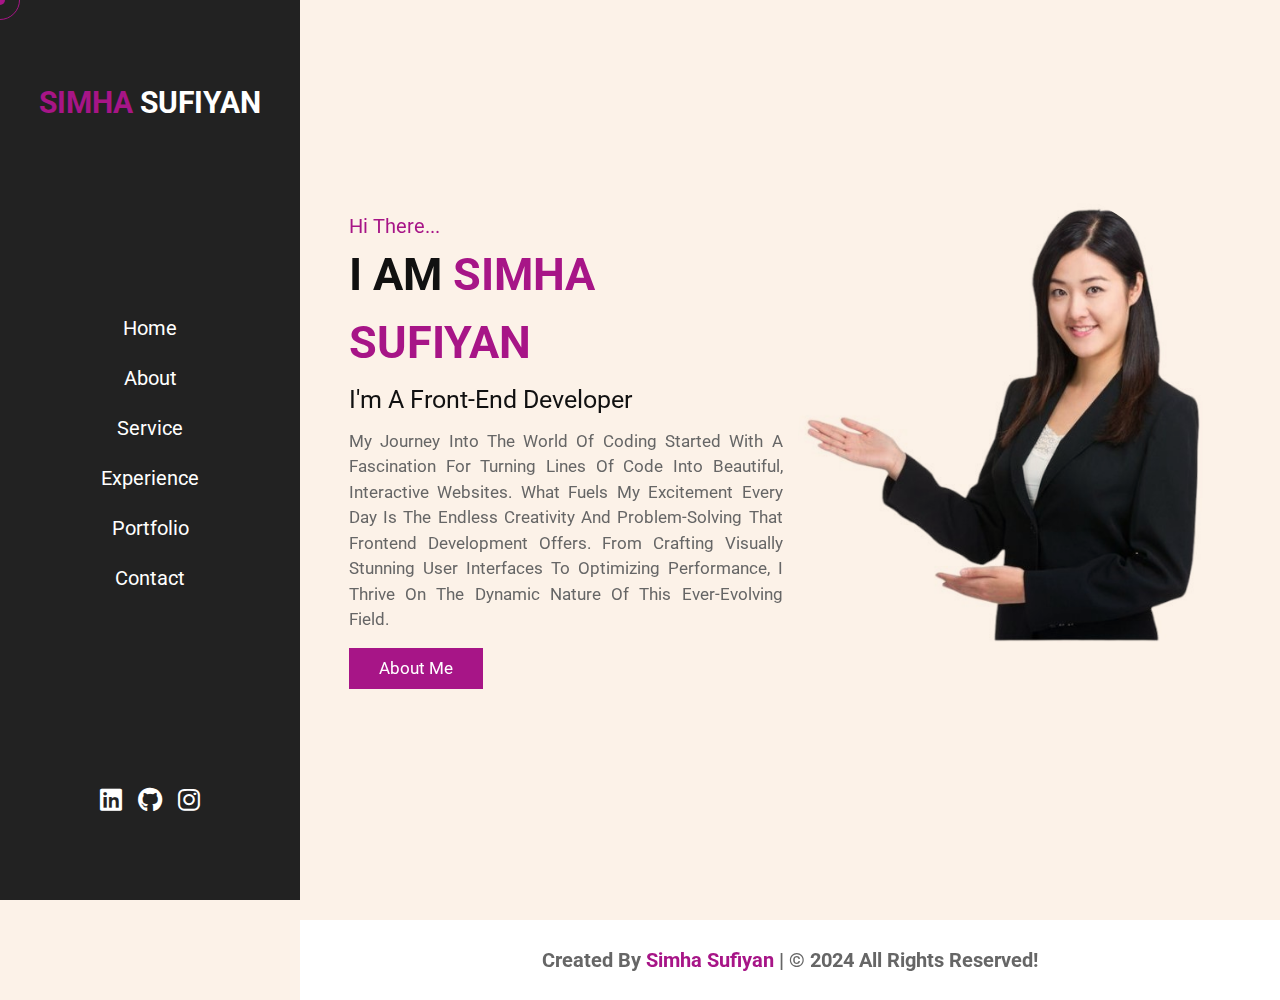
<file: index.html>
<!DOCTYPE html>
<html lang="en">
<head>
    <meta charset="UTF-8">
    <meta name="viewport" content="width=device-width, initial-scale=1.0">
    <title>Home</title>
    <link rel="stylesheet" href="https://cdnjs.cloudflare.com/ajax/libs/font-awesome/6.5.1/css/all.min.css">
    <link rel="stylesheet" href="style.css">
    <link rel="icon" type="image/x-icon" href="images/icon.jpg">
</head>
<body>
    <div class="cursor-1"></div>
    <div class="cursor-2"></div>

    <div id="menu-bars" class="fas fa-bars"></div>
    <header>
        <a href="#" class="logo"><span>Simha</span> Sufiyan </a>

        <nav class="navbar">
            <a href="index.html">home</a>
            <a href="about.html">about</a>
            <a href="services.html">service</a>
            <a href="skills.html">experience</a>
            <a href="portfolio.html">portfolio</a>
            <a href="contact.html">contact</a>
        </nav>

        <div class="follow">
            <a href="https://www.linkedin.com/in/simha-sufiyan-588a2722b" class="fab fa-linkedin" target="_blank"></a>
            <a href="https://www.github.com/simha0728" class="fab fa-github" target="_blank"></a>
            <a href="https://www.instagram.com/simha_728" class="fab fa-instagram" target="_blank"></a>
        </div>
    </header>
     
    <section class="home" id="home">
        <div class="content">
            <span class="hi">Hi there...</span>
            <h3>I am <span>Simha Sufiyan</span></h3>
            <p class="info">I'm a front-end developer</p>
            <p class="text">My journey into the world of coding started with a fascination for turning lines of code into beautiful, interactive websites. What fuels my excitement every day is the endless creativity and problem-solving that frontend development offers. From crafting visually stunning user interfaces to optimizing performance, I thrive on the dynamic nature of this ever-evolving field.</p>
            <a href="#about" class="btn">About me</a>
        </div>

        <div class="image">
            <img src="images\01.jpg" alt="">
        </div>
        
    </section>

    <footer> created by <span> simha sufiyan </span> | &copy; 2024 all rights reserved! </footer>
    <script src="script.js"></script>
</body>
</html>
</file>
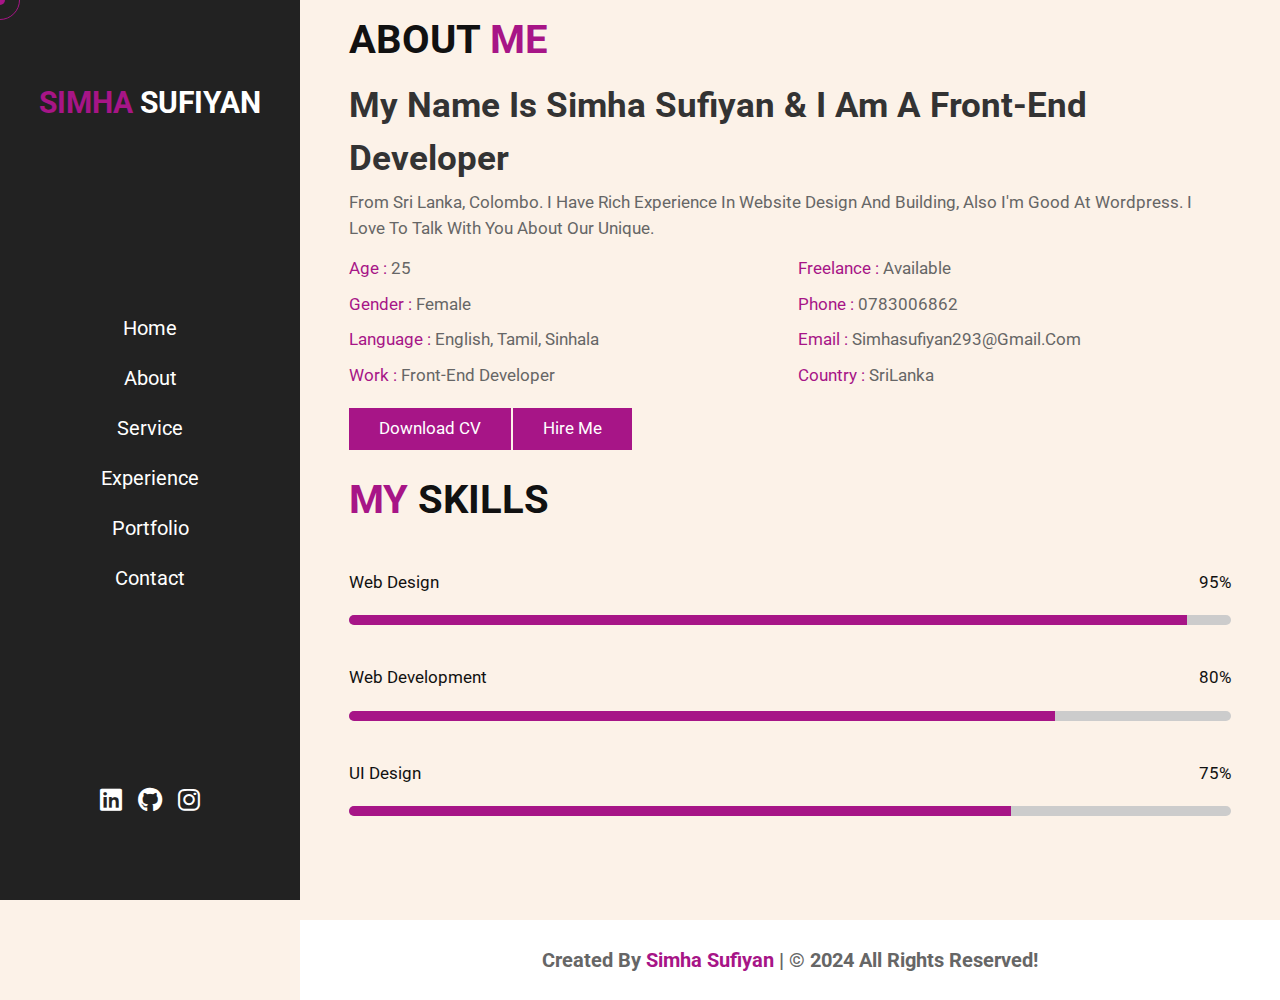
<file: about.html>
<!DOCTYPE html>
<html lang="en">
<head>
    <meta charset="UTF-8">
    <meta name="viewport" content="width=device-width, initial-scale=1.0">
    <title>About</title>
    <link rel="stylesheet" href="https://cdnjs.cloudflare.com/ajax/libs/font-awesome/6.5.1/css/all.min.css">
    <link rel="stylesheet" href="style.css">
    <link rel="icon" type="image/x-icon" href="images/icon.jpg">
</head>
<body>
    <div class="cursor-1"></div>
    <div class="cursor-2"></div>

    <div id="menu-bars" class="fas fa-bars"></div>
    <header>
        <a href="#" class="logo"><span>Simha</span> Sufiyan </a>

        <nav class="navbar">
            <a href="index.html">home</a>
            <a href="about.html">about</a>
            <a href="services.html">service</a>
            <a href="skills.html">experience</a>
            <a href="portfolio.html">portfolio</a>
            <a href="contact.html">contact</a>
        </nav>

        <div class="follow">
            <a href="https://www.linkedin.com/in/simha-sufiyan-588a2722b" class="fab fa-linkedin" target="_blank"></a>
            <a href="https://www.github.com/simha0728" class="fab fa-github" target="_blank"></a>
            <a href="https://www.instagram.com/simha_728" class="fab fa-instagram" target="_blank"></a>
        </div>
    </header>

    <section class="about" id="about">
        <h1 class="heading"> about <span> me </span></h1>

        <div class="row-1">

            <div class="content">
                <h3> My name is Simha Sufiyan & i am a front-end developer</h3>
                <p>From Sri Lanka, Colombo. I have rich experience in website design and building, also i'm good at wordpress. I love to talk with you about our unique.</p>
                <div class="box-container">
                    <div class="box">
                        <p><span>age : </span> 25 </p>
                        <p><span>gender : </span> female </p>
                        <p><span>language : </span> English, Tamil, Sinhala </p>
                        <p><span>work : </span> front-end developer </p>
                    </div>
                    <div class="box">
                        <p><span>freelance : </span> available </p>
                        <p><span>phone : </span> 0783006862 </p>
                        <p><span>email : </span> simhasufiyan293@gmail.com </p>
                        <p><span>country : </span> SriLanka </p>
                    </div>
                </div>
                <a href="resume.pdf" class="btn" target="_blank">download CV</a>
                <a href="contact.html" class="btn">hire me</a>
            </div>
        </div>

        <h1 class="heading"> <span> my </span> skills </h1>

        <div class="row-2">
            <div class="skills">
                <div class="progress">
                    <h3> web design <span> 95% </span></h3>
                    <div class="bar"> <span></span></div>
                </div>
                <div class="progress">
                    <h3>web development <span> 80% </span></h3>
                    <div class="bar"> <span></span></div>
                </div>
                <div class="progress">
                    <h3>UI design <span> 75% </span></h3>
                    <div class="bar"> <span></span></div>
                </div>
            </div>
        </div>
    </section>

    <footer> created by <span> simha sufiyan </span> | &copy; 2024 all rights reserved! </footer>
    <script src="script.js"></script>
</body>
</html>
</file>
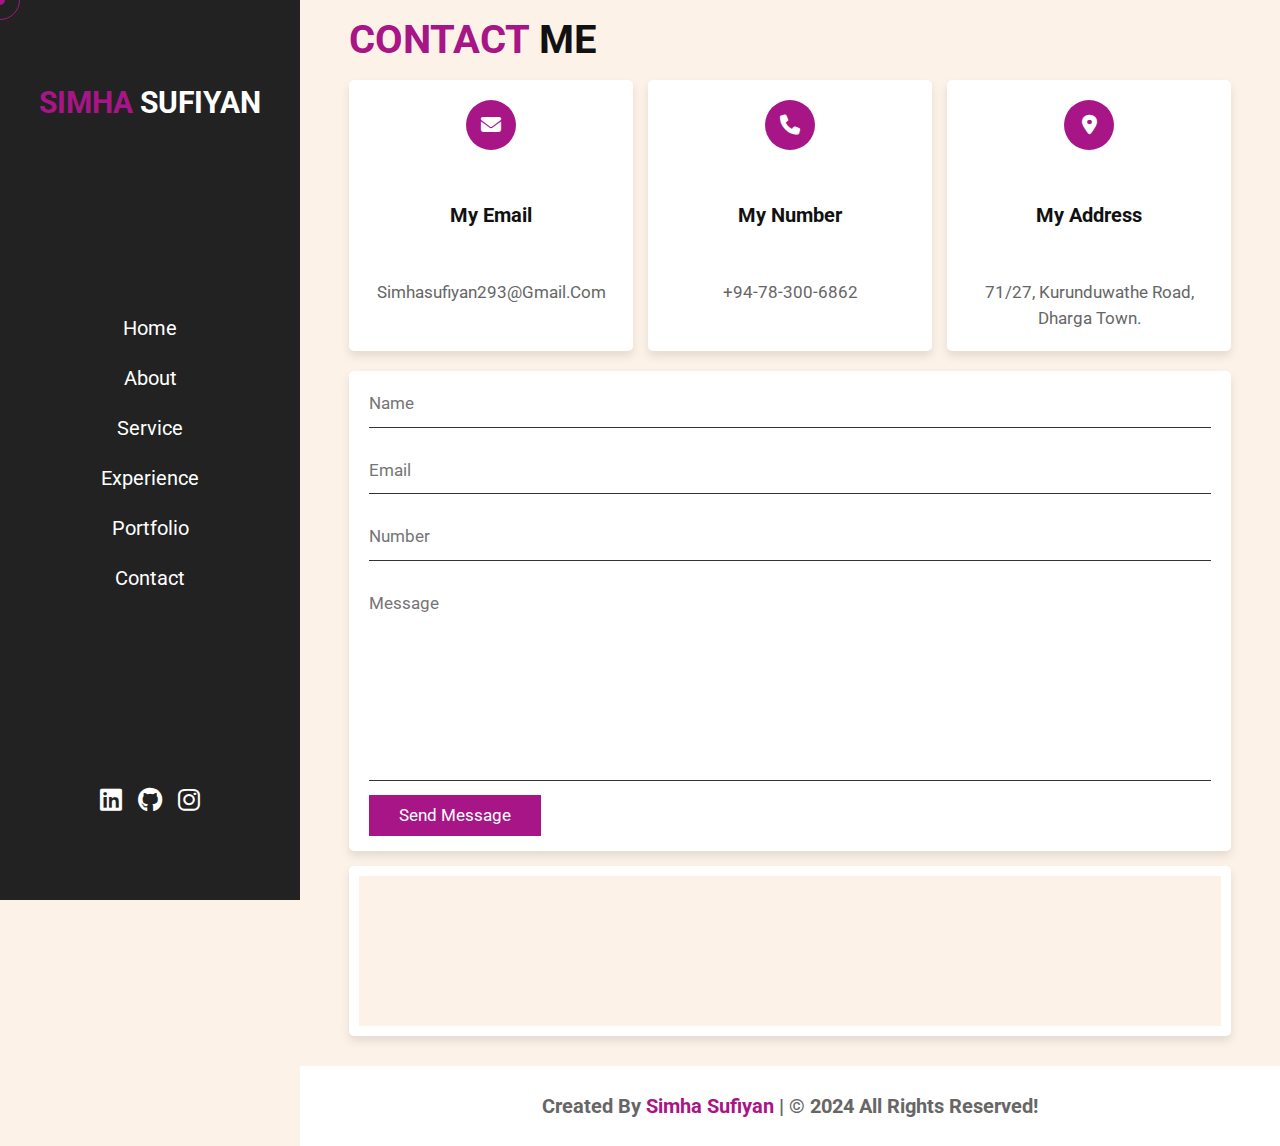
<file: contact.html>
<!DOCTYPE html>
<html lang="en">
<head>
    <meta charset="UTF-8">
    <meta name="viewport" content="width=device-width, initial-scale=1.0">
    <title>Contact</title>
    <link rel="stylesheet" href="https://cdnjs.cloudflare.com/ajax/libs/font-awesome/6.5.1/css/all.min.css">
    <link rel="stylesheet" href="style.css">
    <link rel="icon" type="image/x-icon" href="images/icon.jpg">
</head>
<body>
    <div class="cursor-1"></div>
    <div class="cursor-2"></div>

    <div id="menu-bars" class="fas fa-bars"></div>
    <header>
        <a href="#" class="logo"><span>Simha</span> Sufiyan </a>

        <nav class="navbar">
            <a href="index.html">home</a>
            <a href="about.html">about</a>
            <a href="services.html">service</a>
            <a href="skills.html">experience</a>
            <a href="portfolio.html">portfolio</a>
            <a href="contact.html">contact</a>
        </nav>

        <div class="follow">
            <a href="https://www.linkedin.com/in/simha-sufiyan-588a2722b" class="fab fa-linkedin" target="_blank"></a>
            <a href="https://www.github.com/simha0728" class="fab fa-github" target="_blank"></a>
            <a href="https://www.instagram.com/simha_728" class="fab fa-instagram" target="_blank"></a>
        </div>
    </header>

    <section class="contact" id="contact">
        <h1 class="heading"> <span> contact </span> me </h1>

        <div class="icons-container">
            <div class="icons">
                <i class="fas fa-envelope"></i>
                <h3>my email</h3>
                <p>simhasufiyan293@gmail.com</p>
            </div>

            <div class="icons">
                <i class="fas fa-phone"></i>
                <h3>my number</h3>
                <p>+94-78-300-6862</p>
            </div>

            <div class="icons">
                <i class="fas fa-map-marker-alt "></i>
                <h3>my address</h3>
                <p>71/27, Kurunduwathe road, Dharga Town.</p>
            </div>

        </div>

        <div class="row">
            <form action="">

                <input type="text" placeholder="name" class="box">
                <input type="email" placeholder="email" class="box">
                <input type="number" placeholder="number" class="box">

                <textarea name="name"  placeholder="message" cols="30" rows="10"></textarea>

                <input type="submit" class="btn" value="send message">

            </form>

            <iframe class="map" src="https://www.google.com/maps/embed?pb=!1m17!1m12!1m3!1d3964.6013674077926!2d80.01506397364926!3d6.445199724071088!2m3!1f0!2f0!3f0!3m2!1i1024!2i768!4f13.1!3m2!1m1!2zNsKwMjYnNDIuNyJOIDgwwrAwMScwMy41IkU!5e0!3m2!1sen!2slk!4v1709286769090!5m2!1sen!2slk" allowfullscreen="" loading="lazy" referrerpolicy="no-referrer-when-downgrade"></iframe>
            
        </div>

    </section>

    <footer> created by <span> simha sufiyan </span> | &copy; 2024 all rights reserved! </footer>
    <script src="script.js"></script>
</body>
</html>
</file>
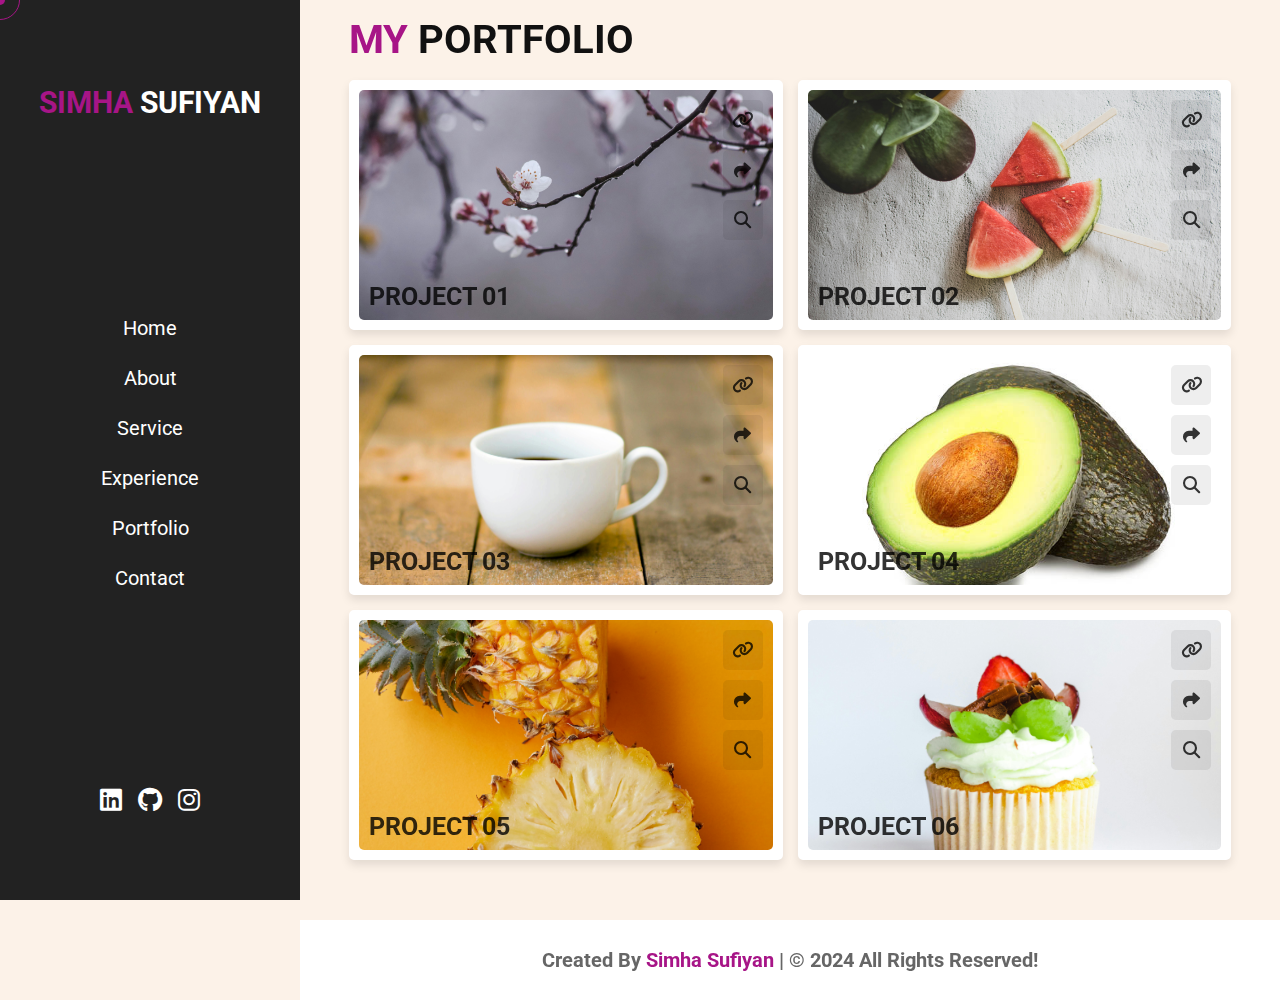
<file: portfolio.html>
<!DOCTYPE html>
<html lang="en">
<head>
    <meta charset="UTF-8">
    <meta name="viewport" content="width=device-width, initial-scale=1.0">
    <title>Portfolio</title>
    <link rel="stylesheet" href="https://cdnjs.cloudflare.com/ajax/libs/font-awesome/6.5.1/css/all.min.css">
    <link rel="stylesheet" href="style.css">
    <link rel="icon" type="image/x-icon" href="images/icon.jpg">
</head>
<body>
    <div class="cursor-1"></div>
    <div class="cursor-2"></div>

    <div id="menu-bars" class="fas fa-bars"></div>
    <header>
        <a href="#" class="logo"><span>Simha</span> Sufiyan </a>

        <nav class="navbar">
            <a href="index.html">home</a>
            <a href="about.html">about</a>
            <a href="services.html">service</a>
            <a href="skills.html">experience</a>
            <a href="portfolio.html">portfolio</a>
            <a href="contact.html">contact</a>
        </nav>

        <div class="follow">
            <a href="https://www.linkedin.com/in/simha-sufiyan-588a2722b" class="fab fa-linkedin" target="_blank"></a>
            <a href="https://www.github.com/simha0728" class="fab fa-github" target="_blank"></a>
            <a href="https://www.instagram.com/simha_728" class="fab fa-instagram" target="_blank"></a>
        
        </div>
    </header>

    <section class="portfolio" id="portfolio">
        <h1 class="heading"><span> my </span> portfolio </h1>

        <div class="box-container">
            <div class="box">
                <img src="images\02.jpg" alt="">
                <h3>project 01</h3>
                <div class="icons">
                    <a href="#" class="fas fa-link"></a>
                    <a href="#" class="fas fa-share"></a>
                    <a href="#" class="fas fa-search"></a>
                </div>
            </div>

            <div class="box">
                <img src="images\03.jpg" alt="">
                <h3>project 02</h3>
                <div class="icons">
                    <a href="#" class="fas fa-link"></a>
                    <a href="#" class="fas fa-share"></a>
                    <a href="#" class="fas fa-search"></a>
                </div>
            </div>

            <div class="box">
                <img src="images\04.jpg" alt="">
                <h3>project 03</h3>
                <div class="icons">
                    <a href="#" class="fas fa-link"></a>
                    <a href="#" class="fas fa-share"></a>
                    <a href="#" class="fas fa-search"></a>
                </div>
            </div>

            <div class="box">
                <img src="images\05.jpg" alt="">
                <h3>project 04</h3>
                <div class="icons">
                    <a href="#" class="fas fa-link"></a>
                    <a href="#" class="fas fa-share"></a>
                    <a href="#" class="fas fa-search"></a>
                </div>
            </div>

            <div class="box">
                <img src="images\06.jpg" alt="">
                <h3>project 05</h3>
                <div class="icons">
                    <a href="#" class="fas fa-link"></a>
                    <a href="#" class="fas fa-share"></a>
                    <a href="#" class="fas fa-search"></a>
                </div>
            </div>

            <div class="box">
                <img src="images\07.jpg" alt="">
                <h3>project 06</h3>
                <div class="icons">
                    <a href="#" class="fas fa-link"></a>
                    <a href="#" class="fas fa-share"></a>
                    <a href="#" class="fas fa-search"></a>
                </div>
            </div>

        </div>
    </section>

    <footer> created by <span> simha sufiyan </span> | &copy; 2024 all rights reserved! </footer>
    <script src="script.js"></script>
</body>
</html>
</file>
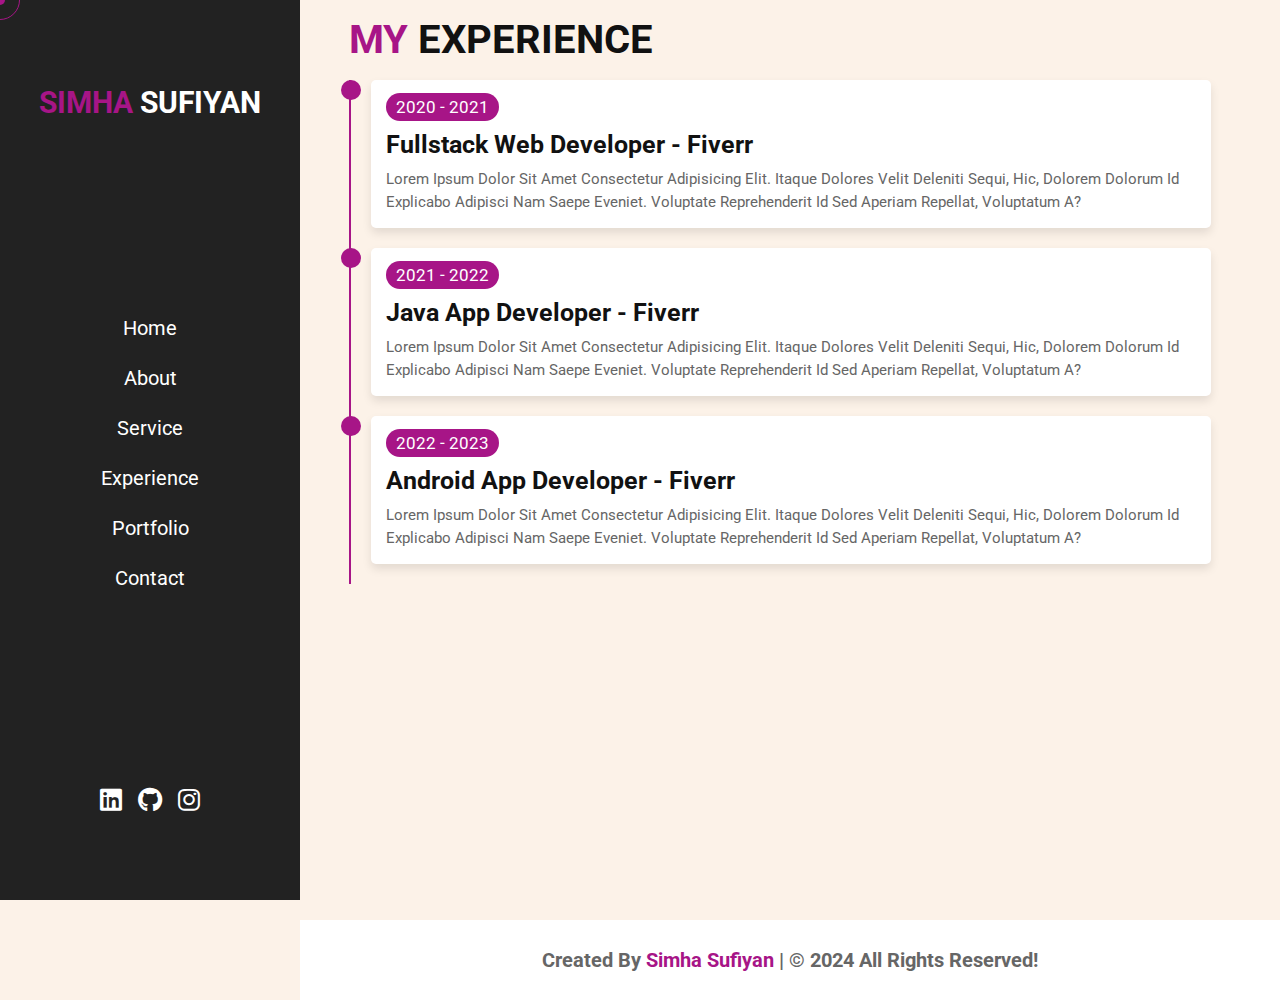
<file: skills.html>
<!DOCTYPE html>
<html lang="en">
<head>
    <meta charset="UTF-8">
    <meta name="viewport" content="width=device-width, initial-scale=1.0">
    <title>Skills</title>
    <link rel="stylesheet" href="https://cdnjs.cloudflare.com/ajax/libs/font-awesome/6.5.1/css/all.min.css">
    <link rel="stylesheet" href="style.css">
    <link rel="icon" type="image/x-icon" href="images/icon.jpg">
</head>
<body>
    <div class="cursor-1"></div>
    <div class="cursor-2"></div>

    <div id="menu-bars" class="fas fa-bars"></div>
    <header>
        <a href="#" class="logo"><span>Simha</span> Sufiyan </a>

        <nav class="navbar">
            <a href="index.html">home</a>
            <a href="about.html">about</a>
            <a href="services.html">service</a>
            <a href="skills.html">experience</a>
            <a href="portfolio.html">portfolio</a>
            <a href="contact.html">contact</a>
        </nav>

        <div class="follow">
            <a href="https://www.linkedin.com/in/simha-sufiyan-588a2722b" class="fab fa-linkedin" target="_blank"></a>
            <a href="https://www.github.com/simha0728" class="fab fa-github" target="_blank"></a>
            <a href="https://www.instagram.com/simha_728" class="fab fa-instagram" target="_blank"></a>
        
        </div>
    </header>

    <section class="experience" id="experience">
        <h1 class="heading"> <span> my </span> experience</h1>
        <div class="box-container">

            <div class="box">
                <div class="content">
                    <span>2020 - 2021</span>
                    <h3>Fullstack Web Developer - Fiverr</h3>
                    <p>Lorem ipsum dolor sit amet consectetur adipisicing elit. Itaque dolores velit deleniti sequi, hic, dolorem dolorum id explicabo adipisci nam saepe eveniet. Voluptate reprehenderit id sed aperiam repellat, voluptatum a?</p>
                </div>
            </div>

            <div class="box">
                <div class="content">
                    <span>2021 - 2022</span>
                    <h3>Java App Developer - Fiverr</h3>
                    <p>Lorem ipsum dolor sit amet consectetur adipisicing elit. Itaque dolores velit deleniti sequi, hic, dolorem dolorum id explicabo adipisci nam saepe eveniet. Voluptate reprehenderit id sed aperiam repellat, voluptatum a?</p>
                </div>
            </div>

            <div class="box">
                <div class="content">
                    <span>2022 - 2023</span>
                    <h3>Android App Developer - Fiverr</h3>
                    <p>Lorem ipsum dolor sit amet consectetur adipisicing elit. Itaque dolores velit deleniti sequi, hic, dolorem dolorum id explicabo adipisci nam saepe eveniet. Voluptate reprehenderit id sed aperiam repellat, voluptatum a?</p>
                </div>
            </div>

        </div>
    </section>

    <footer> created by <span> simha sufiyan </span> | &copy; 2024 all rights reserved! </footer>
    <script src="script.js"></script>
</body>
</html>
</file>
<file: style.css>
@import url('https://fonts.googleapis.com/css2?family=Roboto:ital,wght@0,100;0,300;0,400;0,500;0,700;0,900;1,100;1,300;1,400;1,500;1,700;1,900&display=swap');

:root{
    --main-color:#a71587;
}

*{
    font-family: 'Roboto' , sans-serif;
    margin:0; padding:0;
    box-sizing: border-box;
    outline: none; border: none;
    text-decoration: none;
    text-transform: capitalize;
    transition: all .2s linear;
    line-height: 1.5;
}

html{
    font-size: 62.5%;
    overflow-x: hidden;
    scroll-behavior: smooth;
}

body{
    background: #fcf2e8;
    padding-left: 30rem;
}

section{
    padding: 1rem 5%;
    min-height: 100vh;
}

.heading{
    font-size: 4rem;
    padding-bottom: 1rem;
    color: #111;
    text-transform: uppercase;
}

.heading span{
    color: var(--main-color);
    text-transform: uppercase;
}

.btn{
    display: inline-block;
    margin-top: 1rem;
    padding: .8rem 3rem;
    background: var(--main-color);
    color: #fff;
    cursor: pointer;
    font-size: 1.7rem;
}

.btn:hover{
    background: #111;
    letter-spacing: .2rem;
}

header{
    position: fixed;
    top: 0; left: 0; bottom: 0;
    background: #222;
    display: flex;
    align-items: center;
    justify-content: space-between;
    z-index: 1000;
    flex-flow: column;
    padding: 8rem 2rem;
    width: 30rem;
    text-align: center;
}

header .logo{
    text-transform: uppercase;
    color: #fff;
    font-size: 3rem;
    font-weight: bolder;
}

header .logo span{
    text-transform: uppercase;
    color: var(--main-color);
}

header .navbar a{
    display: block;
    font-size: 2rem;
    color: #fff;
    margin: 2rem 0;
}

header .navbar a:hover{
    letter-spacing: .2rem;
    color:var(--main-color);
}

header .follow a{
    font-size: 2.5rem;
    color: #fff;
    margin: 0.7rem;
}

header .follow a:hover{
    color: (var(--main-color));
}

#menu-bars{
    position: fixed;
    top: 1rem; right: 1rem;
    z-index: 10000;
    background: var(--main-color);
    color: #fff;
    border-radius: .5rem;
    padding: 1rem 1.5rem; 
    cursor: pointer;
    display: none;
}

.cursor-1{
    position: absolute;
    top: 0; left: 0;
    height: 1rem; width: 1rem;
    background: var(--main-color);
    pointer-events: none;
    transform: translate(-50%, -50%);
    border-radius: 50%;
    z-index: 10000;
}

.cursor-1.active{
    height: 7rem;
    width: 7rem;
    opacity: .3;
}
 
.cursor-2{
    position: absolute;
    top: 0; left: 0;
    height: 4rem; width: 4rem;
    border: .1rem solid var(--main-color);
    pointer-events: none;
    transform: translate(-50%, -50%);
    border-radius: 50%;
    z-index: 10000;
    transition: .3s linear;
}

.cursor-2.active{
    display: none;
}

.home{
    display: flex;
    align-items: center;
    flex-wrap: wrap;
    gap: 1.5rem;
}

.home .image{
    flex: 1 1 40rem;
}

.home .image img{
    width: 100%;
    border-radius: 50%;
    mix-blend-mode: multiply;
}

.home .content{
    flex: 1 1 40rem;
}

.home .content .hi{
    font-size: 2rem;
    color: var(--main-color);
}

.home .content h3{
    font-size: 4.5rem;
    color: #111;
    text-transform: uppercase;
}

.home .content h3 span{
    color: var(--main-color);
    text-transform: uppercase;
}

.home .content .info{
    font-size: 2.5rem;
    color: #111;
    padding: .5rem 0;
}

.home .content .text{
    font-size: 1.7rem;
    color: #666;
    padding: .5rem 0;
    text-align: justify;
}

.about .row-1{
    display: flex;
    flex-wrap: wrap;
    gap: 1.5rem;
    padding-bottom: 2rem;
}

.about .row-1 .content{
    flex: 1 1 50rem;
}

.about .row-1 .content h3{
    color: #333;
    font-size: 3.5rem;
}

.about .row-1 .content p{
    color: #666;
    font-size: 1.7rem;
    padding: .5rem 0;
}

.about .row-1 .content .box-container{
    display: flex;
    flex-wrap: wrap;
    gap: 1.5rem;
    padding: 0.5rem 0;
}

.about .row-1 .content .box-container .box{
    flex: 1 1 20rem
}

.about .row-1 .content .box-container .box span{
    color: var(--main-color);
}

.about .row-2{
    display: flex;
    flex-wrap: wrap;
    gap: 1.5rem;
    align-items: center;
}

.about .row-2 .skills{
    flex: 1 1 40rem;
}

.about .row-2 .skills .progress{
    padding: 1rem 0;
}

.about .row-2 .skills .progress h3{
    display: flex;
    justify-content: space-between;
    padding: 2rem 0;
    font-size: 1.7rem;
    color: #111;
    font-weight: 400;
}

.about .row-2 .skills .progress .bar{
    width: 100%;
    background: #ccc;
    overflow: hidden;
    height: 1rem;
    border-radius: 50rem;
}

.about .row-2 .skills .progress .bar span{
    display: block;
    height: 100%;
    background: var(--main-color);
}

.about .row-2 .skills .progress:nth-child(1) .bar span{
    width: 95%;
}

.about .row-2 .skills .progress:nth-child(2) .bar span{
    width: 80%;
}

.about .row-2 .skills .progress:nth-child(3) .bar span{
    width: 75%;
}

.about .row-2 .box-container{
    flex: 1 1 40rem;
}
.service .box-container{
    display: flex;
    flex-wrap: wrap;
    gap: 1.5rem;
}

.service .box-container .box{
    flex: 1 1 30rem;
    text-align: center;
    padding: 2rem;
    background: #fff;
    border-radius: .5rem;
    box-shadow: 0 .5rem 1rem rgba(0,0,0,.1);
}

.service .box-container .box i{
    height: 6rem;
    width: 6rem;
    line-height: 6rem;
    font-size: 2.5rem;
    color: #fff;
    background: var(--main-color);
    border-radius: 50%;
}

.service .box-container .box h3{
    color: #444;
    font-size: 2.2rem;
    padding-top: 1rem;
}

.service .box-container .box p{
    color: #444;
    font-size: 1.7rem;
    padding-top: .5rem;
}

.experience .box-container{
    /*display: flex;*/
    flex-wrap: wrap;
}

.experience .box-container .box{
    position: relative;
    flex: 1 1 33rem;
    border-left: .2rem solid var(--main-color);
    padding-left: 2rem;
    padding-right: 2rem;
    padding-bottom: 2rem;
}

.experience .box-container .box::before{
    content: '';
    position: absolute;
    top: 0; left: -1rem;
    height: 2rem;
    width: 2rem;
    border-radius: 50%;
    background: var(--main-color);
}

.experience .box-container .box .content{
    background: #fff;
    padding: 1.5rem;
    box-shadow: 0 .5rem 1rem rgba(0,0,0,.1);
    border-radius: .5rem;
}

.experience .box-container .box .content span{
    color: #fff;
    font-size: 1.7rem;
    background: var(--main-color);
    border-radius: 50rem;
    padding: .4rem 1rem;
}

.experience .box-container .box .content h3{
    font-size: 2.5rem;
    padding: .5rem 0;
    color: #111;
}

.experience .box-container .box .content p{
    font-size: 1.5rem;
    color: #666;
}

.experience .box-container .box .content{
    background: #fff;
}

.portfolio .box-container .box img{
    mix-blend-mode: multiply;
}

.portfolio .box-container{
    display: flex;
    flex-wrap: wrap;
    gap: 1.5rem;
}

.portfolio .box-container .box{
    flex: 1 1 30rem;
    height: 25rem;
    position: relative;
    overflow: hidden;
    border: 1rem solid #fff;
    box-shadow: 0 .5rem 1rem rgba(0,0,0,.1);
    background: #fff;
    border-radius: .5rem;
}

.portfolio .box-container .box img{
    height: 100%;
    width: 100%;
    object-fit: cover;
    border-radius: .5rem;
    position: relative;
    z-index: 1;
}

.portfolio .box-container .box:hover img{
    height: 75%;
    width: 75%;
}

.portfolio .box-container .box h3{
    position: absolute;
    bottom: .5rem; left: 1rem;
    font-size: 2.5rem;
    color: #333;
    text-transform: uppercase;
}

.portfolio .box-container .box .icons{
    position: absolute;
    top: 1rem; right: 1rem;
}

.portfolio .box-container .box .icons a{
    display: block;
    height: 4rem;
    width: 4rem;
    border-radius: .5rem;
    background: #eee;
    color: #333;
    font-size: 1.7rem;
    line-height: 4rem;
    text-align: center;
    margin-bottom: 1rem;
}

.portfolio .box-container .box .icons a:hover{
    background: var(--main-color);
    color: #fff;
}

.contact .icons-container{
    display: flex;
    gap: 1.5rem;
    flex-wrap: wrap;
    padding-bottom: 2rem;
}

.contact .icons-container .icons{
    flex: 1 1 25rem;
    text-align: center;
    padding: 2rem;
    background: #fff;
    box-shadow: 0 .5rem 1rem rgba(0,0,0,.1);
    border-radius: .5rem;
}

.contact .icons-container .icons i{
    height: 5rem;
    width: 5rem;
    line-height: 5rem;
    font-size: 2rem;
    background: var(--main-color);
    color: #fff;
    border-radius: 50%;
}

.contact .icons-container .icons h3{
    color: #111;
    font-size: 2rem;
    padding: 5rem 0;
}

.contact .icons-container .icons p{
    color: #666;
    font-size: 1.7rem;
}

.contact .row{
    display: flex;
    flex-wrap: wrap;
    gap: 1.5rem;
}

.contact .row form{
    flex: 1 1 55rem;
    background: #fff;
    padding: 0 2rem;
    box-shadow: 0 .5rem 1rem rgba(0,0,0,.1);
    border-radius: .5rem;
}

.contact .row .map{
    flex: 1 1 25rem;
    border: 1rem solid #fff;
    box-shadow: 0 .5rem 1rem rgba(0,0,0,.1);
    border-radius: .5rem;
    width: 100%;
}

.contact .row form .box,
.contact .row form textarea{
    width: 100%;
    border-bottom: .1rem solid #333;
    color: #333;
    text-transform: none;
    font-size: 1.7rem;
    padding: 1rem 0;
    margin: 1rem 0;
}

.contact .row form .box:focus,
.contact .row form textarea:focus{
    border-color: var(--main-color);
}

.contact .row form .box::placeholder,
.contact .row form textarea::placeholder{
    text-transform: capitalize;
}

.contact .row form textarea{
    height: 20rem;
    resize: none;
}

.contact .row form .btn{
    margin-top: 0;
    margin-bottom: 1.5rem;
}

footer{
    margin-top: 2rem;
    font-size: 2rem;
    padding: 2.5rem;
    text-align: center;
    color: #666;
    background: #fff;
    font-weight: bold;
}

footer span{
    color: var(--main-color);
}

@media (max-width:991px){
    html{
        font-size: 55%;
    }

    body{
        padding: 0;
    }

    #menu-bars{
        display: initial;
    }

    header{
        left: -120%;
    }

    header.active{
        left:0%;
    }

    .cursor-1,
    .cursor-2{
        display: none;
    }
}

@media(max-width:450px) {
    html{
        font-size: 50%;
    }
    header{
        width: 100%;
    }
    .experience .box-container .box{
        padding-right: 0;
    }
}
</file>
